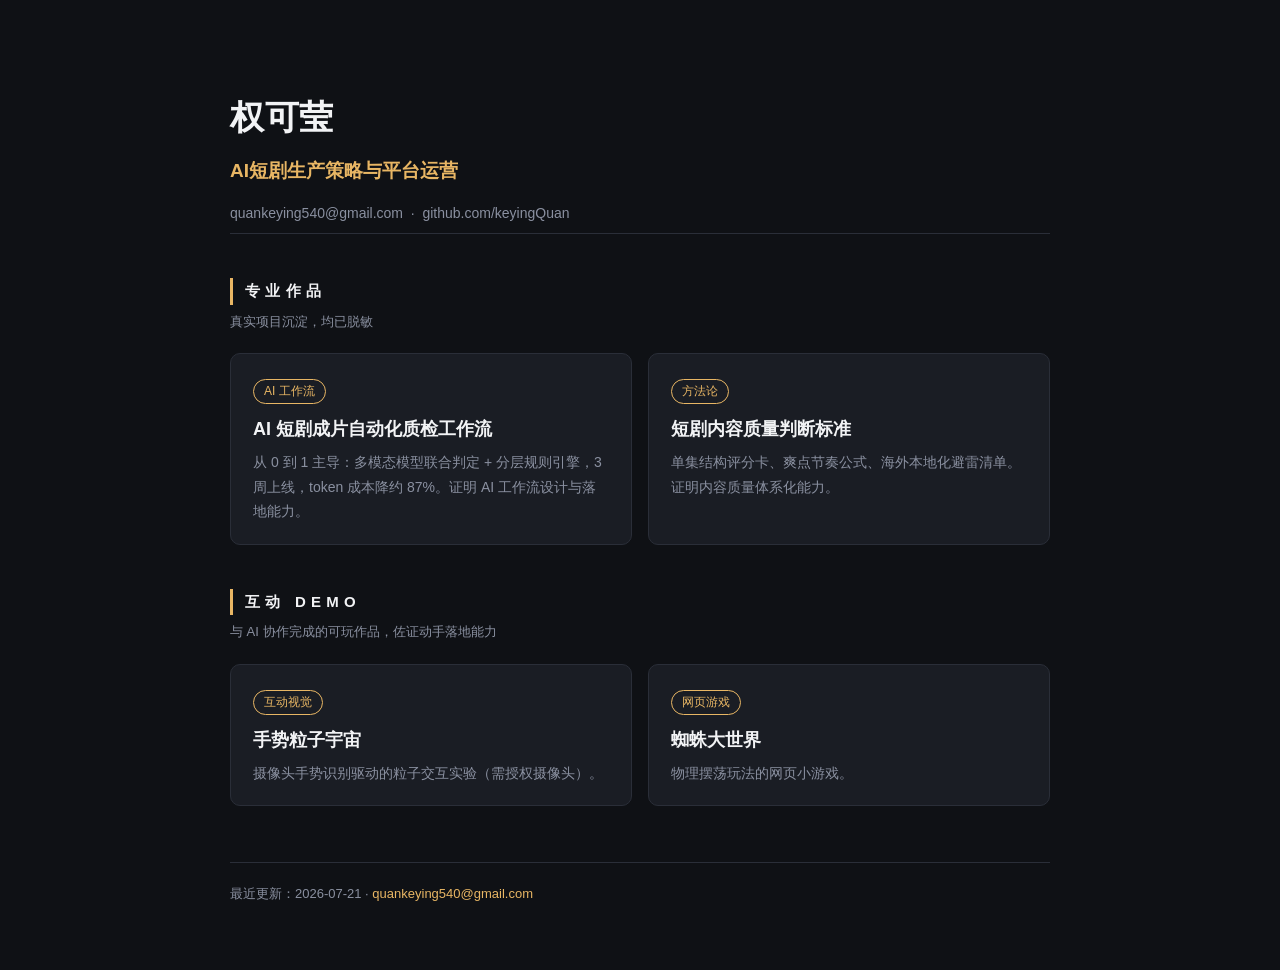
<file: index.html>
<!DOCTYPE html>
<html lang="zh-CN">
<head>
<meta charset="UTF-8">
<meta name="viewport" content="width=device-width, initial-scale=1.0">
<title>权可莹 · 作品集 | AI短剧生产策略与平台运营</title>
<meta name="description" content="权可莹的作品集：AI 短剧质检工作流、内容质量方法论与互动 Demo。">
<link rel="stylesheet" href="assets/portfolio.css">
</head>
<body>
<div class="page">
  <header class="hero">
    <h1>权可莹</h1>
    <div class="role">AI短剧生产策略与平台运营</div>
    <div class="contact">
      <a href="mailto:quankeying540@gmail.com">quankeying540@gmail.com</a>
      &nbsp;·&nbsp;
      <a href="https://github.com/keyingQuan" target="_blank" rel="noopener">github.com/keyingQuan</a>
    </div>
  </header>

  <section class="section">
    <h2>专业作品</h2>
    <div class="sub">真实项目沉淀，均已脱敏</div>
    <div class="cards">
      <a class="card" href="works/ai-qc-workflow.html">
        <span class="tag">AI 工作流</span>
        <h3>AI 短剧成片自动化质检工作流</h3>
        <p>从 0 到 1 主导：多模态模型联合判定 + 分层规则引擎，3 周上线，token 成本降约 87%。证明 AI 工作流设计与落地能力。</p>
      </a>
      <a class="card" href="works/content-quality.html">
        <span class="tag">方法论</span>
        <h3>短剧内容质量判断标准</h3>
        <p>单集结构评分卡、爽点节奏公式、海外本地化避雷清单。证明内容质量体系化能力。</p>
      </a>
    </div>
  </section>

  <section class="section">
    <h2>互动 Demo</h2>
    <div class="sub">与 AI 协作完成的可玩作品，佐证动手落地能力</div>
    <div class="cards">
      <a class="card" href="hand-particles.html">
        <span class="tag">互动视觉</span>
        <h3>手势粒子宇宙</h3>
        <p>摄像头手势识别驱动的粒子交互实验（需授权摄像头）。</p>
      </a>
      <a class="card" href="spider-world/">
        <span class="tag">网页游戏</span>
        <h3>蜘蛛大世界</h3>
        <p>物理摆荡玩法的网页小游戏。</p>
      </a>
    </div>
  </section>

  <footer>最近更新：2026-07-21 · <a href="mailto:quankeying540@gmail.com">quankeying540@gmail.com</a></footer>
</div>
</body>
</html>
</file>
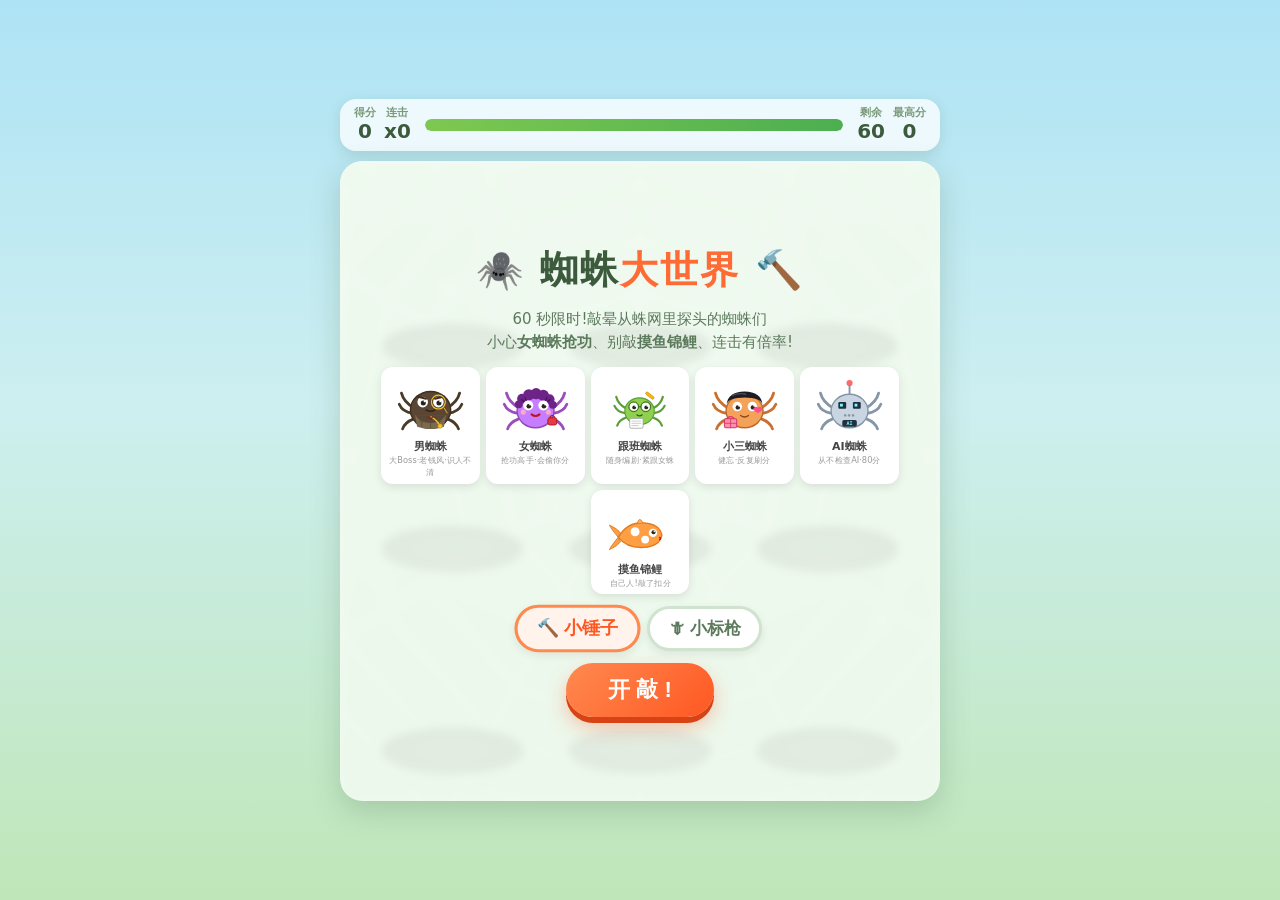
<file: spider-world/index.html>
<!DOCTYPE html>
<script type="application/json" id="cowork-artifact-meta">
{
  "name": "Spider World Game",
  "schemaVersion": 1,
  "description": "《蜘蛛大世界》解压打蛛小游戏:60秒限时敲蜘蛛,含抢功、迷惑、健忘、AI翻车等五种角色机制,单文件HTML,可反复游玩。",
  "mcpTools": [],
  "mcpServerNames": []
}
</script>
<html lang="zh-CN">
<head>
<meta charset="UTF-8">
<meta name="viewport" content="width=device-width, initial-scale=1.0, maximum-scale=1.0, user-scalable=no">
<title>蜘蛛大世界 · 解压打蛛版</title>
<style>
  * { margin:0; padding:0; box-sizing:border-box; -webkit-tap-highlight-color:transparent; user-select:none; }
  html,body { height:100%; overflow:hidden; }
  body {
    font-family:"PingFang SC","Microsoft YaHei",system-ui,sans-serif;
    background: linear-gradient(180deg,#aee3f5 0%,#cdeff0 45%,#bfe6b8 100%);
    display:flex; align-items:center; justify-content:center;
    touch-action: manipulation;
  }
  #app { width:min(94vw,600px); display:flex; flex-direction:column; gap:10px; position:relative; }

  /* ---------- HUD ---------- */
  #hud {
    display:flex; align-items:center; justify-content:space-between; gap:8px;
    background:rgba(255,255,255,.75); border-radius:16px; padding:8px 14px;
    box-shadow:0 4px 14px rgba(60,90,60,.15); font-weight:700; color:#3c5a3c;
  }
  .hudItem { text-align:center; line-height:1.15; }
  .hudItem small { display:block; font-size:11px; font-weight:600; color:#7a9a7a; }
  .hudItem b { font-size:20px; }
  #comboVal.hot { color:#ff6b35; }
  #timeBarWrap { flex:1; height:12px; background:#e2efe2; border-radius:8px; overflow:hidden; margin:0 6px; }
  #timeBar { height:100%; width:100%; background:linear-gradient(90deg,#7ec850,#4caf50); border-radius:8px; transition:width .2s linear; }

  /* ---------- Stage ---------- */
  #stage {
    position:relative; width:100%; aspect-ratio:6/6.4;
    background:
      radial-gradient(circle at 50% 42%, rgba(255,255,255,.55) 0%, rgba(255,255,255,0) 55%),
      linear-gradient(180deg,#dff3e0 0%,#cbe9c6 60%,#b7dfae 100%);
    border-radius:22px; box-shadow:0 10px 30px rgba(60,90,60,.22), inset 0 0 0 5px rgba(255,255,255,.5);
    overflow:hidden; cursor:none;
  }
  #stage.shake { animation:shake .18s linear; }
  @keyframes shake { 25%{transform:translate(3px,-2px)} 50%{transform:translate(-3px,2px)} 75%{transform:translate(2px,2px)} }
  #stage.flashRed::after { content:""; position:absolute; inset:0; background:rgba(255,60,60,.18); pointer-events:none; }
  #webbg { position:absolute; inset:0; width:100%; height:100%; pointer-events:none; opacity:.6; }

  #holes { position:absolute; inset:4% 4% 3% 4%; display:grid; grid-template-columns:repeat(3,1fr); grid-template-rows:repeat(3,1fr); gap:2%; }
  .hole { position:relative; display:flex; align-items:flex-end; justify-content:center; }
  .pit { position:absolute; bottom:4%; left:10%; width:80%; height:24%; background:radial-gradient(ellipse at 50% 45%, #4a5d43 0%, #37452f 60%, #2b3625 100%); border-radius:50%; box-shadow:inset 0 5px 9px rgba(0,0,0,.45), 0 2px 0 rgba(255,255,255,.25); }
  .win { position:absolute; bottom:12%; left:6%; width:88%; height:86%; overflow:hidden; display:flex; align-items:flex-end; justify-content:center; }
  .spider { width:78%; transform:translateY(105%); transition:transform .22s cubic-bezier(.34,1.5,.64,1); will-change:transform; cursor:none; }
  .spider.up { transform:translateY(6%); }
  .spider.down { transform:translateY(105%); transition:transform .18s ease-in; }
  .spider.bonked svg { animation:bonk .3s ease; }
  @keyframes bonk { 30%{transform:scaleY(.55) scaleX(1.25)} 100%{transform:scale(1)} }
  .spider.dazedFx::before {
    content:"💫"; position:absolute; top:-6%; left:50%; transform:translateX(-50%);
    font-size:clamp(14px,3.4vmin,22px); animation:spin 1.1s linear infinite; z-index:3;
  }
  @keyframes spin { to { transform:translateX(-50%) rotate(360deg); } }
  .spider { position:relative; }

  .hpRow { position:absolute; top:-2%; left:50%; transform:translateX(-50%); display:flex; gap:3px; z-index:3; }
  .hpDot { width:9px; height:9px; border-radius:50%; background:#ff5d5d; border:1.5px solid #fff; box-shadow:0 1px 2px rgba(0,0,0,.3); }
  .hpDot.shield { background:#ffc93c; }

  .stealBar { position:absolute; top:6%; left:12%; width:76%; height:7px; background:rgba(255,255,255,.7); border-radius:5px; overflow:hidden; z-index:3; }
  .stealBar i { display:block; height:100%; background:#ff4757; border-radius:5px; }

  /* ---------- bubbles & floaters ---------- */
  .bubble {
    position:absolute; z-index:20; max-width:46%; background:#fff; border-radius:12px; padding:6px 9px;
    font-size:clamp(10px,2.5vmin,14px); font-weight:700; color:#444; line-height:1.3;
    box-shadow:0 3px 10px rgba(0,0,0,.18); transform:translate(-50%,-100%); pointer-events:none;
    animation:bubblePop .18s ease-out;
  }
  .bubble::after { content:""; position:absolute; bottom:-7px; left:50%; transform:translateX(-50%); border:7px solid transparent; border-top-color:#fff; border-bottom:0; }
  .bubble.ai { background:#1e2a38; color:#7df9ff; font-family:ui-monospace,monospace; }
  .bubble.ai::after { border-top-color:#1e2a38; }
  @keyframes bubblePop { from { transform:translate(-50%,-92%) scale(.6); opacity:0; } }
  .floater {
    position:absolute; z-index:22; font-weight:900; font-size:clamp(14px,3.6vmin,22px);
    color:#2e7d32; text-shadow:0 2px 0 #fff; transform:translate(-50%,-50%); pointer-events:none;
    animation:floatUp 1s ease-out forwards;
  }
  .floater.bad { color:#e53935; }
  .floater.gold { color:#f9a825; }
  @keyframes floatUp { to { transform:translate(-50%,-160%); opacity:0; } }

  #banner {
    position:absolute; top:38%; left:50%; transform:translate(-50%,-50%) scale(0); z-index:30;
    background:linear-gradient(135deg,#ffd54f,#ffb300); color:#6d4c00; font-size:clamp(16px,4.5vmin,26px);
    font-weight:900; padding:12px 26px; border-radius:16px; box-shadow:0 8px 24px rgba(255,160,0,.5);
    pointer-events:none; text-align:center;
  }
  #banner.show { animation:bannerIn 2s ease forwards; }
  @keyframes bannerIn { 12%{transform:translate(-50%,-50%) scale(1.1)} 20%{transform:translate(-50%,-50%) scale(1)} 80%{transform:translate(-50%,-50%) scale(1); opacity:1} 100%{transform:translate(-50%,-70%) scale(1); opacity:0} }

  /* ---------- weapons ---------- */
  #hammer { position:absolute; width:clamp(44px,10vmin,64px); z-index:40; pointer-events:none; transform:translate(-18%,-78%) rotate(18deg); transform-origin:78% 82%; display:none; }
  #hammer.swing { animation:swing .16s ease-out; }
  @keyframes swing { 40%{transform:translate(-18%,-78%) rotate(-52deg)} 100%{transform:translate(-18%,-78%) rotate(18deg)} }
  #javelin { position:absolute; width:clamp(48px,11vmin,70px); z-index:40; pointer-events:none; transform:translate(-12%,-88%); display:none; }
  #javelin.swing { animation:stab .15s ease-out; }
  @keyframes stab { 45%{transform:translate(-32%,-64%) scale(1.05)} 100%{transform:translate(-12%,-88%)} }
  .stuckJav { position:absolute; width:clamp(40px,9vmin,58px); z-index:24; pointer-events:none; transform:translate(-50%,-92%) rotate(14deg); animation:stuck .55s ease-out forwards; }
  @keyframes stuck {
    0%{transform:translate(-50%,-110%) rotate(14deg); opacity:1}
    18%{transform:translate(-50%,-88%) rotate(14deg)}
    30%{transform:translate(-50%,-90%) rotate(20deg)}
    42%{transform:translate(-50%,-89%) rotate(10deg)}
    54%{transform:translate(-50%,-90%) rotate(16deg)}
    80%{transform:translate(-50%,-90%) rotate(14deg); opacity:1}
    100%{transform:translate(-50%,-90%) rotate(14deg); opacity:0}
  }
  #weaponPick { display:flex; gap:10px; justify-content:center; }
  .wbtn {
    font-size:clamp(13px,3.2vmin,17px); font-weight:800; color:#5c7a5c; cursor:pointer;
    background:#fff; border:3px solid #cfe3cf; padding:8px 18px; border-radius:999px;
    box-shadow:0 3px 8px rgba(0,0,0,.08); transition:all .12s;
  }
  .wbtn.sel { border-color:#ff8a50; color:#ff5722; background:#fff3ec; transform:scale(1.06); }

  /* ---------- overlays ---------- */
  .overlay {
    position:absolute; inset:0; z-index:50; background:rgba(240,250,240,.92); backdrop-filter:blur(4px);
    border-radius:22px; display:flex; flex-direction:column; align-items:center; justify-content:center;
    gap:12px; padding:18px; text-align:center;
  }
  .overlay h1 { font-size:clamp(24px,6vmin,38px); color:#3c5a3c; letter-spacing:2px; }
  .overlay h1 span { color:#ff6b35; }
  .overlay p { color:#5c7a5c; font-size:clamp(12px,3vmin,15px); line-height:1.55; }
  .btn {
    font-size:clamp(16px,4vmin,22px); font-weight:900; color:#fff; border:none; cursor:pointer;
    background:linear-gradient(135deg,#ff8a50,#ff5722); padding:12px 42px; border-radius:999px;
    box-shadow:0 6px 0 #d84315, 0 10px 20px rgba(255,87,34,.35); transition:transform .1s;
  }
  .btn:active { transform:translateY(4px); box-shadow:0 2px 0 #d84315; }
  #cast { display:flex; flex-wrap:wrap; justify-content:center; gap:6px; width:100%; }
  .card { background:#fff; border-radius:12px; padding:6px 4px 4px; width:17.5%; min-width:74px; box-shadow:0 3px 8px rgba(0,0,0,.1); }
  .card svg { width:74%; display:block; margin:0 auto; }
  .card b { display:block; font-size:11px; color:#444; }
  .card small { display:block; font-size:9px; color:#999; transform:scale(.92); }
  #stats { display:flex; gap:14px; flex-wrap:wrap; justify-content:center; }
  .stat { background:#fff; border-radius:12px; padding:8px 16px; box-shadow:0 3px 8px rgba(0,0,0,.08); }
  .stat small { display:block; font-size:11px; color:#8aa88a; font-weight:700; }
  .stat b { font-size:22px; color:#3c5a3c; }
  #killRow { display:flex; gap:8px; justify-content:center; flex-wrap:wrap; }
  .kill { background:#fff; border-radius:10px; padding:4px 6px; box-shadow:0 2px 6px rgba(0,0,0,.08); font-size:12px; font-weight:700; color:#555; display:flex; align-items:center; gap:3px; }
  .kill svg { width:26px; }
  #title2 { font-size:clamp(18px,5vmin,28px); font-weight:900; color:#ff6b35; }
  .hidden { display:none !important; }

  /* confetti */
  .conf { position:absolute; z-index:35; width:9px; height:13px; top:-16px; pointer-events:none; animation:confFall linear forwards; }
  @keyframes confFall { to { transform:translateY(115vmin) rotate(720deg); opacity:.7; } }
</style>
</head>
<body>
<div id="app">
  <div id="hud">
    <div class="hudItem"><small>得分</small><b id="scoreVal">0</b></div>
    <div class="hudItem"><small>连击</small><b id="comboVal">x0</b></div>
    <div id="timeBarWrap"><div id="timeBar"></div></div>
    <div class="hudItem"><small>剩余</small><b id="timeVal">60</b></div>
    <div class="hudItem"><small>最高分</small><b id="bestVal">0</b></div>
  </div>

  <div id="stage">
    <svg id="webbg" viewBox="0 0 100 100" preserveAspectRatio="none"></svg>
    <div id="holes"></div>
    <div id="banner"></div>
    <svg id="hammer" viewBox="0 0 64 64">
      <rect x="29" y="18" width="7" height="42" rx="3" fill="#b07b3e" stroke="#7a5122" stroke-width="1.6"/>
      <rect x="12" y="4" width="40" height="20" rx="8" fill="#ff8a50" stroke="#d84315" stroke-width="2"/>
      <rect x="16" y="8" width="12" height="5" rx="2.5" fill="#ffd0b5" opacity=".8"/>
    </svg>
    <svg id="javelin" viewBox="0 0 64 64">
      <line x1="50" y1="5" x2="18" y2="47" stroke="#b07b3e" stroke-width="4.6" stroke-linecap="round"/>
      <line x1="47" y1="9" x2="42" y2="15.5" stroke="#7a5122" stroke-width="6" stroke-linecap="round"/>
      <path d="M18 47 L7 61 L13.4 43.5 Z" fill="#9aa7b3" stroke="#5c6b78" stroke-width="1.6"/>
      <path d="M52 3 L58 -2 M54 8 L61 4" stroke="#ff5d5d" stroke-width="2.6" stroke-linecap="round"/>
    </svg>

    <div id="startScreen" class="overlay">
      <h1>🕷️ 蜘蛛<span>大世界</span> 🔨</h1>
      <p>60 秒限时!敲晕从蛛网里探头的蜘蛛们<br>小心<b>女蜘蛛抢功</b>、别敲<b>摸鱼锦鲤</b>、连击有倍率!</p>
      <div id="cast"></div>
      <div id="weaponPick">
        <button class="wbtn sel" data-w="hammer">🔨 小锤子</button>
        <button class="wbtn" data-w="javelin">🗡 小标枪</button>
      </div>
      <button class="btn" id="startBtn">开 敲 !</button>
    </div>

    <div id="endScreen" class="overlay hidden">
      <h1>时间到!</h1>
      <div id="title2"></div>
      <div id="stats">
        <div class="stat"><small>总得分</small><b id="endScore">0</b></div>
        <div class="stat"><small>最高连击</small><b id="endCombo">0</b></div>
        <div class="stat"><small>敲晕总数</small><b id="endKills">0</b></div>
      </div>
      <div id="killRow"></div>
      <p id="endNote"></p>
      <button class="btn" id="againBtn">再来一局!</button>
    </div>
  </div>
</div>

<script>
"use strict";
/* ================= 角色 SVG ================= */
function legs(color){
  return `
  <g stroke="${color}" stroke-width="5" stroke-linecap="round" fill="none">
    <path d="M30 62 Q12 52 8 36"/><path d="M28 72 Q10 70 4 56"/><path d="M30 82 Q14 88 10 100"/>
    <path d="M90 62 Q108 52 112 36"/><path d="M92 72 Q110 70 116 56"/><path d="M90 82 Q106 88 110 100"/>
  </g>`;
}
function eyes(x1,x2,y,r,pr,extra=""){
  return `
  <circle cx="${x1}" cy="${y}" r="${r}" fill="#fff"/><circle cx="${x2}" cy="${y}" r="${r}" fill="#fff"/>
  <circle cx="${x1+1}" cy="${y+1.5}" r="${pr}" fill="#26241f"/><circle cx="${x2+1}" cy="${y+1.5}" r="${pr}" fill="#26241f"/>
  <circle cx="${x1+3.4}" cy="${y-1.6}" r="1.8" fill="#fff"/><circle cx="${x2+3.4}" cy="${y-1.6}" r="1.8" fill="#fff"/>${extra}`;
}
const SVGS = {
  boss: `<svg viewBox="0 0 120 118">
    ${legs('#4a3a28')}
    <ellipse cx="60" cy="66" rx="36" ry="33" fill="#5a4632"/>
    <ellipse cx="60" cy="66" rx="36" ry="33" fill="none" stroke="#3e2f1f" stroke-width="2.5"/>
    <path d="M32 74 A32 30 0 0 0 88 74 L84 96 Q60 104 36 96 Z" fill="#7a6a4f"/>
    <path d="M36 76 L84 76 M40 86 L80 86 M46 74 L44 96 M60 78 L60 99 M74 74 L76 96" stroke="#5d4f38" stroke-width="1.6"/>
    <path d="M60 78 Q72 84 76 94" stroke="#f4c430" stroke-width="2.4" fill="none"/>
    <circle cx="77" cy="95" r="4" fill="#f4c430" stroke="#b8860b"/>
    <path d="M52 76 L60 84 L68 76 L60 80 Z" fill="#8b1e2d"/>
    ${eyes(46,74,52,9.5,4.5)}
    <path d="M36 42 L52 46 M84 42 L68 46" stroke="#3e2f1f" stroke-width="3.5" stroke-linecap="round"/>
    <circle cx="74" cy="52" r="12.5" fill="none" stroke="#f4c430" stroke-width="2"/>
    <path d="M84 62 L90 72" stroke="#f4c430" stroke-width="1.6"/>
    <path d="M52 66 Q60 71 68 66" stroke="#2e2417" stroke-width="2.6" fill="none" stroke-linecap="round"/>
  </svg>`,
  female: `<svg viewBox="0 0 120 118">
    ${legs('#9b4dbb')}
    <g stroke="#e63946" stroke-width="3" stroke-linecap="round"><path d="M31.5 61 L28 58"/><path d="M91 61 L94 58"/></g>
    <ellipse cx="60" cy="68" rx="33" ry="30" fill="#c77dff"/>
    <ellipse cx="60" cy="68" rx="33" ry="30" fill="none" stroke="#8d4bb5" stroke-width="2.5"/>
    <g fill="#6d2387">
      <circle cx="36" cy="46" r="9"/><circle cx="48" cy="39" r="10"/><circle cx="61" cy="37" r="10"/><circle cx="74" cy="40" r="10"/><circle cx="85" cy="47" r="9"/>
      <circle cx="30" cy="56" r="7"/><circle cx="91" cy="57" r="7"/>
    </g>
    ${eyes(47,74,58,9,4.2)}
    <g stroke="#3d1650" stroke-width="2" stroke-linecap="round">
      <path d="M39 51 L35 47"/><path d="M43 49 L41 44"/><path d="M82 51 L86 47"/><path d="M78 49 L80 44"/>
    </g>
    <path d="M53 74 Q60 80 67 74" stroke="#c1121f" stroke-width="3.6" fill="none" stroke-linecap="round"/>
    <circle cx="38" cy="70" r="4.5" fill="#ffb3c6" opacity=".85"/><circle cx="83" cy="70" r="4.5" fill="#ffb3c6" opacity=".85"/>
    <rect x="82" y="80" width="16" height="13" rx="4" fill="#e63946" stroke="#a4161a" stroke-width="1.6"/>
    <path d="M85 80 Q90 72 95 80" stroke="#a4161a" stroke-width="2" fill="none"/>
  </svg>`,
  lackey: `<svg viewBox="0 0 120 118">
    <g transform="translate(12,14) scale(.8)">
    ${legs('#5a9e3a')}
    <ellipse cx="60" cy="68" rx="33" ry="30" fill="#8fd14f"/>
    <ellipse cx="60" cy="68" rx="33" ry="30" fill="none" stroke="#5a9e3a" stroke-width="2.5"/>
    ${eyes(47,74,58,9,4.2)}
    <circle cx="47" cy="58" r="11" fill="none" stroke="#2f5d1c" stroke-width="2"/>
    <circle cx="74" cy="58" r="11" fill="none" stroke="#2f5d1c" stroke-width="2"/>
    <path d="M58 58 L63 58" stroke="#2f5d1c" stroke-width="2"/>
    <path d="M54 76 Q60 81 66 76" stroke="#2f5d1c" stroke-width="2.6" fill="none" stroke-linecap="round"/>
    <rect x="72" y="30" width="22" height="6" rx="3" transform="rotate(38 83 33)" fill="#ffb703" stroke="#c68600" stroke-width="1.4"/>
    <rect x="38" y="84" width="30" height="22" rx="3" fill="#fff" stroke="#999" stroke-width="1.6"/>
    <path d="M42 90 H64 M42 95 H64 M42 100 H58" stroke="#bbb" stroke-width="1.6"/>
    </g>
  </svg>`,
  mistress: `<svg viewBox="0 0 120 118">
    ${legs('#c96f2f')}
    <ellipse cx="60" cy="68" rx="33" ry="30" fill="#f4a259"/>
    <ellipse cx="60" cy="68" rx="33" ry="30" fill="none" stroke="#bb6b2e" stroke-width="2.5"/>
    <path d="M28 56 Q30 34 60 33 Q90 34 92 56 Q88 44 60 44 Q32 44 28 56 Z" fill="#1c1c24"/>
    <path d="M38 40 Q50 35 62 38" stroke="#4d4d60" stroke-width="2.4" fill="none" stroke-linecap="round"/>
    ${eyes(47,74,60,8.5,4)}
    <path d="M53 76 Q60 81 67 76" stroke="#8a4b16" stroke-width="2.6" fill="none" stroke-linecap="round"/>
    <path d="M84 62 c2.6 -3.4 8 -1.2 8 2.2 c0 2.8 -4.4 5.6 -8 7.4 c-3.6 -1.8 -8 -4.6 -8 -7.4 c0 -3.4 5.4 -5.6 8 -2.2 Z" fill="#ff4d8d"/>
    <rect x="24" y="82" width="22" height="16" rx="3" fill="#ff8fab" stroke="#d6336c" stroke-width="1.8"/>
    <path d="M24 90 H46 M35 82 V98" stroke="#d6336c" stroke-width="1.4"/>
    <path d="M28 82 Q35 74 42 82" stroke="#d6336c" stroke-width="2" fill="none"/>
  </svg>`,
  ai: `<svg viewBox="0 0 120 118">
    ${legs('#8496a8')}
    <ellipse cx="60" cy="68" rx="33" ry="30" fill="#c9d6e2"/>
    <ellipse cx="60" cy="68" rx="33" ry="30" fill="none" stroke="#8496a8" stroke-width="2.5"/>
    <path d="M60 38 L60 22" stroke="#8496a8" stroke-width="3.4"/>
    <circle cx="60" cy="18" r="5.5" fill="#ff5d5d"><animate attributeName="opacity" values="1;.25;1" dur="1s" repeatCount="indefinite"/></circle>
    <rect x="40" y="52" width="14" height="12" rx="2" fill="#20303f"/><rect x="66" y="52" width="14" height="12" rx="2" fill="#20303f"/>
    <rect x="43" y="55" width="5" height="5" fill="#7df9ff"/><rect x="69" y="55" width="5" height="5" fill="#7df9ff"/>
    <g fill="#8496a8"><rect x="50" y="74" width="4.5" height="3.6" rx="1"/><rect x="57" y="74" width="4.5" height="3.6" rx="1"/><rect x="64" y="74" width="4.5" height="3.6" rx="1"/></g>
    <rect x="47" y="84" width="26" height="12" rx="3" fill="#20303f"/>
    <text x="60" y="93.5" text-anchor="middle" font-size="9" font-weight="bold" fill="#7df9ff" font-family="monospace">AI</text>
  </svg>`,
  koi: `<svg viewBox="0 0 120 118">
    <g transform="translate(0,8)">
    <path d="M22 66 Q38 38 68 40 Q96 42 100 62 Q96 82 68 84 Q38 86 22 66 Z" fill="#ff9f43"/>
    <path d="M22 66 Q10 52 6 44 Q20 50 26 58 Z M22 66 Q10 80 6 88 Q20 82 26 74 Z" fill="#ff9f43" stroke="#e07b1f" stroke-width="1.6"/>
    <path d="M22 66 Q38 38 68 40 Q96 42 100 62 Q96 82 68 84 Q38 86 22 66 Z" fill="none" stroke="#e07b1f" stroke-width="2.4"/>
    <circle cx="52" cy="56" r="8" fill="#fff"/><circle cx="70" cy="70" r="7" fill="#fff"/>
    <circle cx="84" cy="58" r="7.5" fill="#fff"/><circle cx="85" cy="57" r="3.6" fill="#26241f"/>
    <circle cx="86.3" cy="55.6" r="1.3" fill="#fff"/>
    <path d="M96 66 Q99 68 96 70" stroke="#c1121f" stroke-width="2.4" fill="none" stroke-linecap="round"/>
    <path d="M56 40 Q60 28 66 40" fill="#ffb26b" stroke="#e07b1f" stroke-width="1.6"/>
    </g>
  </svg>`
};

/* ================= 台词库 ================= */
const LINES = {
  bossIn:   ["小X啊,还是你最靠谱!","这个方案……重做!","我看人一向很准。","格局,要有格局!"],
  bossHit:  ["哎哟我的怀表!","有话好好说!","注意影响!"],
  bossKO:   ["难道……我看走眼了?","马甲……皱了……","散会,散会……"],
  femaleIn: ["Boss~这个我来我来!","这活儿谁都别抢!","人家超能干的啦~"],
  femaleSteal:["这是我带的项目!","功劳收下了哦~","汇报里写我名字!"],
  femaleKO: ["功劳……怎么飞走了……","我的美甲!","Boss救我!"],
  femaleBack:["把功劳还回来!!"],
  lackeyIn: ["剧本:本项目自立项起便由X姐亲自操盘…","台本:X姐运筹帷幄,力挽狂澜…","设定:没有X姐就没有这个项目…"],
  lackeyKO: ["大纲还没写完呢!","我只是个写手啊!"],
  mistIn:   ["X姐!中午吃什么?","X姐我给你带了饭!","别人叫我?没听见。"],
  mistKO:   ["这顿饭记我账上……我说过吗?","咦?我刚才说什么来着?","疼!……疼什么来着?"],
  aiIn:     ["已为您预订会议室:火星3号厅","周报总结:本周共上班8天","尊敬的客户,祝您[此处插入节日]快乐","会议纪要:与会人员共-3人","翻译完成:Hello=你好吗白菜","日程提醒:昨天下午3点开会"],
  aiKO:     ["让我问问AI我为什么被打……","错误代码:404 挨打原因未找到","正在重新生成……"],
  koiHit:   ["它是自己人!!别敲锦鲤!"]
};
const pick = a => a[Math.floor(Math.random()*a.length)];

/* ================= 音效 ================= */
let AC=null;
function ac(){ if(!AC) AC=new (window.AudioContext||window.webkitAudioContext)(); if(AC.state==='suspended')AC.resume(); return AC; }
function tone(f1,f2,dur,type='sine',vol=.16,when=0){
  try{
    const a=ac(),t=a.currentTime+when,o=a.createOscillator(),g=a.createGain();
    o.type=type;o.frequency.setValueAtTime(f1,t);o.frequency.exponentialRampToValueAtTime(Math.max(f2,1),t+dur);
    g.gain.setValueAtTime(vol,t);g.gain.exponentialRampToValueAtTime(.0001,t+dur);
    o.connect(g).connect(a.destination);o.start(t);o.stop(t+dur+.02);
  }catch(e){}
}
const sfx={
  bonk(){ tone(300,90,.12,'square',.14); tone(700,200,.06,'triangle',.1); },
  pop(){ tone(500,900,.08,'sine',.06); },
  bad(){ tone(180,70,.35,'sawtooth',.14); },
  steal(){ tone(880,880,.07,'square',.1); tone(660,660,.07,'square',.1,.09); },
  reclaim(){ [660,880,1100].forEach((f,i)=>tone(f,f,.09,'triangle',.12,i*.07)); },
  comboUp(){ [523,659,784,1046].forEach((f,i)=>tone(f,f,.1,'triangle',.11,i*.06)); },
  ai(){ tone(1200,1600,.05,'square',.07); tone(1600,1200,.05,'square',.07,.06); },
  stab(){ tone(950,260,.09,'sawtooth',.08); tone(240,90,.1,'square',.13,.05); },
  fanfare(){ [523,659,784,1046,1318].forEach((f,i)=>tone(f,f,.16,'triangle',.13,i*.09)); },
  end(){ [784,659,523,659,784,1046].forEach((f,i)=>tone(f,f,.14,'sine',.12,i*.11)); }
};

/* ================= DOM & 全局状态 ================= */
const $=id=>document.getElementById(id);
const stage=$('stage'),holesEl=$('holes'),hammer=$('hammer'),javelin=$('javelin');
const N=9, holes=[];
let S=null, best=0, rafId=null, weapon='hammer';
function weaponEl(){ return weapon==='javelin'?javelin:hammer; }
document.querySelectorAll('.wbtn').forEach(b=>b.addEventListener('click',()=>{
  weapon=b.dataset.w;
  document.querySelectorAll('.wbtn').forEach(x=>x.classList.toggle('sel',x===b));
  hammer.style.display='none';javelin.style.display='none';
  tone(600,900,.08,'triangle',.1);
}));

/* 蛛网背景 */
(function(){
  let s='',cx=50,cy=46;
  for(let i=0;i<12;i++){const a=i*Math.PI/6;s+=`<line x1="${cx}" y1="${cy}" x2="${cx+70*Math.cos(a)}" y2="${cy+70*Math.sin(a)}" stroke="#fff" stroke-width=".7"/>`;}
  for(let r=8;r<=64;r+=8){let p='';for(let i=0;i<=12;i++){const a=i*Math.PI/6,sag=1.06;p+=(i?'L':'M')+(cx+r*Math.cos(a))+' '+(cy+r*sag*Math.sin(a))+' ';}s+=`<path d="${p}Z" fill="none" stroke="#fff" stroke-width=".7"/>`;}
  s+=`<circle cx="18" cy="20" r="1.4" fill="#fff" opacity=".9"/><circle cx="82" cy="14" r="1.1" fill="#fff" opacity=".9"/><circle cx="90" cy="72" r="1.3" fill="#fff" opacity=".9"/>`;
  $('webbg').innerHTML=s;
})();

/* 洞口 */
for(let i=0;i<N;i++){
  const h=document.createElement('div');h.className='hole';
  h.innerHTML='<div class="pit"></div><div class="win"></div>';
  holesEl.appendChild(h);
  holes.push({el:h,win:h.querySelector('.win'),spider:null});
}

/* 角色卡 */
(function(){
  const cast=[['boss','男蜘蛛','大Boss·老钱风·识人不清'],['female','女蜘蛛','抢功高手·会偷你分'],['lackey','跟班蜘蛛','随身编剧·紧跟女蛛'],['mistress','小三蜘蛛','健忘·反复刷分'],['ai','AI蜘蛛','从不检查AI·80分'],['koi','摸鱼锦鲤','自己人!敲了扣分']];
  $('cast').innerHTML=cast.map(c=>`<div class="card">${SVGS[c[0]]}<b>${c[1]}</b><small>${c[2]}</small></div>`).join('');
})();

/* ================= 工具 ================= */
function freeHoles(exclude=-1){ const r=[];for(let i=0;i<N;i++)if(!holes[i].spider&&i!==exclude)r.push(i);return r; }
function holeCenter(i){
  const hr=holes[i].el.getBoundingClientRect(),sr=stage.getBoundingClientRect();
  return {x:hr.left-sr.left+hr.width/2,y:hr.top-sr.top+hr.height*0.18};
}
function bubble(holeIdx,text,cls='',ms=1500){
  const c=holeCenter(holeIdx),b=document.createElement('div');
  b.className='bubble '+cls;b.textContent=text;
  b.style.left=Math.min(Math.max(c.x, stage.clientWidth*.16), stage.clientWidth*.84)+'px';
  b.style.top=Math.max(c.y,34)+'px';
  stage.appendChild(b);setTimeout(()=>b.remove(),ms);
}
function floater(x,y,text,cls=''){
  const f=document.createElement('div');f.className='floater '+cls;f.textContent=text;
  f.style.left=x+'px';f.style.top=y+'px';stage.appendChild(f);setTimeout(()=>f.remove(),1000);
}
function banner(text){ const b=$('banner');b.textContent=text;b.classList.remove('show');void b.offsetWidth;b.classList.add('show'); }
function confetti(n=60){
  const colors=['#ff6b6b','#feca57','#48dbfb','#1dd1a1','#f368e0','#ff9f43'];
  for(let i=0;i<n;i++){const c=document.createElement('div');c.className='conf';
    c.style.left=Math.random()*100+'%';c.style.background=pick(colors);
    c.style.animationDuration=(1.4+Math.random()*1.4)+'s';c.style.animationDelay=(Math.random()*.5)+'s';
    c.style.transform=`rotate(${Math.random()*360}deg)`;stage.appendChild(c);setTimeout(()=>c.remove(),3400);}
}
function shake(){ stage.classList.remove('shake');void stage.offsetWidth;stage.classList.add('shake'); }

/* ================= 游戏状态 ================= */
function newState(){
  return {
    running:false, score:0, combo:0, maxCombo:0,
    t0:0, dur:60000, now:0,
    nextSpawn:0, nextWork:6000,
    kills:{boss:0,female:0,lackey:0,mistress:0,ai:0},
    totalKills:0, mistressStreak:0, femaleShieldStock:0,
    femaleKOAt:-9e9, allBonus:false,
    pending:[]  // {at,fn}
  };
}
function multiplier(){ return S.combo>=12?3:S.combo>=6?2:1; }
function updateHUD(){
  $('scoreVal').textContent=S.score;
  const m=multiplier();
  $('comboVal').textContent='x'+S.combo+(m>1?'·'+m+'倍':'');
  $('comboVal').classList.toggle('hot',m>1);
  $('bestVal').textContent=best;
}
function addScore(v,x,y){
  const m=multiplier(),total=Math.round(v*m);
  S.score+=total; if(S.score<0)S.score=0;
  floater(x,y,'+'+total+(m>1?' (x'+m+')':''),m>1?'gold':'');
  updateHUD();
}
function loseScore(v,holeIdx,label){
  S.score=Math.max(0,S.score-v);
  const c=holeCenter(holeIdx);floater(c.x,c.y+30,'-'+v+' '+label,'bad');
  updateHUD();
}
function comboHit(){
  const before=multiplier();S.combo++;S.maxCombo=Math.max(S.maxCombo,S.combo);
  if(multiplier()>before){sfx.comboUp();banner('🔥 连击 x'+S.combo+'!得分 '+multiplier()+' 倍!');}
  updateHUD();
}
function comboBreak(){ if(S.combo>0){S.combo=0;updateHUD();} }
function femaleActive(){ return holes.some(h=>h.spider&&h.spider.type==='female'); }

/* ================= 蜘蛛生成 ================= */
function spawn(type,holeIdx,opt={}){
  if(holes[holeIdx].spider)return null;
  const sp={type,hole:holeIdx,hp:1,opt,bornAt:S.now,leaveAt:S.now+2200,el:null,alive:true};
  const progress=Math.min(1,(S.now-S.t0)/S.dur);         // 难度进度
  const stayBase=2400-1100*progress;

  if(type==='boss'){ sp.hp=3; sp.leaveAt=S.now+stayBase+900; sp.score=50; }
  if(type==='female'){
    if(opt.steal){ sp.hp=1; sp.leaveAt=S.now+1500; sp.score=40; }
    else{ sp.hp=1+S.femaleShieldStock; sp.leaveAt=S.now+stayBase-300; sp.score=40;
      // 跟班 1 秒后跟上
      S.pending.push({at:S.now+900,fn:()=>{const f=freeHoles();if(f.length&&S.running){spawn('lackey',pick(f));}}});
    }
  }
  if(type==='lackey'){ sp.leaveAt=S.now+stayBase; sp.score=15; }
  if(type==='mistress'){ sp.leaveAt=S.now+stayBase-200; sp.score=Math.min(85,35+10*S.mistressStreak); }
  if(type==='ai'){
    sp.leaveAt=S.now+stayBase+200; sp.score=80;
    if(Math.random()<.4) sp.teleAt=S.now+900+Math.random()*400;
  }
  if(type==='koi'){ sp.leaveAt=S.now+stayBase-400; }
  if(type==='work'){ sp.leaveAt=S.now+2200; }

  const el=document.createElement('div');el.className='spider';
  el.innerHTML= type==='work'
    ? `<svg viewBox="0 0 120 118"><g transform="translate(14,20)"><rect x="8" y="26" width="76" height="52" rx="8" fill="#8d6e63" stroke="#5d4037" stroke-width="3"/><rect x="34" y="14" width="24" height="14" rx="5" fill="none" stroke="#5d4037" stroke-width="4"/><rect x="8" y="44" width="76" height="9" fill="#5d4037"/><rect x="38" y="42" width="16" height="13" rx="3" fill="#ffca28" stroke="#5d4037" stroke-width="2"/><text x="46" y="72" text-anchor="middle" font-size="15" font-weight="bold" fill="#ffe0b2">活儿</text></g></svg>`
    : SVGS[type];
  sp.el=el;el.dataset.hole=holeIdx;
  holes[holeIdx].win.appendChild(el);
  holes[holeIdx].spider=sp;
  requestAnimationFrame(()=>requestAnimationFrame(()=>el.classList.add('up')));
  sfx.pop();

  // HP 点
  if(sp.hp>1||type==='female'&&!opt.steal&&S.femaleShieldStock>0){
    const row=document.createElement('div');row.className='hpRow';
    for(let i=0;i<sp.hp;i++){const d=document.createElement('i');d.className='hpDot'+((type==='female'&&i>=1)?' shield':'');row.appendChild(d);}
    el.appendChild(row);sp.hpRow=row;
  }
  // 抢功倒计时条
  if(opt.steal){
    const bar=document.createElement('div');bar.className='stealBar';bar.innerHTML='<i></i>';
    el.appendChild(bar);sp.stealBarFill=bar.firstChild;
    sfx.steal();bubble(holeIdx,pick(LINES.femaleSteal));
  }else{
    const inLines={boss:LINES.bossIn,female:LINES.femaleIn,lackey:LINES.lackeyIn,mistress:LINES.mistIn,ai:LINES.aiIn}[type];
    if(inLines){
      const cls=type==='ai'?'ai':'';
      bubble(holeIdx,pick(inLines),cls,type==='lackey'||type==='ai'?2100:1500);
      if(type==='ai')sfx.ai();
    }
  }
  if(type==='female'&&!opt.steal&&S.femaleShieldStock>0){bubble(holeIdx,'又揽了个活,皮更厚了~',``,1600);S.femaleShieldStock=0;}
  return sp;
}
function retreat(sp,instant=false){
  if(!sp||!sp.alive)return;sp.alive=false;
  holes[sp.hole].spider=null;
  sp.el.classList.remove('up');sp.el.classList.add('down');
  setTimeout(()=>sp.el.remove(),instant?0:220);
}

/* 选择要生成的类型 */
function chooseType(){
  const w=[['boss',16],['female',20],['mistress',16],['ai',16],['lackey',6],['koi',13]];
  let sum=w.reduce((a,b)=>a+b[1],0),r=Math.random()*sum;
  for(const[t,v]of w){ if((r-=v)<0)return t; }
  return 'mistress';
}

/* ================= 敲击 ================= */
function whack(sp,px,py){
  if(!sp.alive||!S.running)return;
  const type=sp.type;
  if(weapon==='javelin'){
    sfx.stab();
    const j=document.createElement('div');j.className='stuckJav';
    j.innerHTML=javelin.outerHTML.replace('id="javelin"','');
    j.firstElementChild.style.width='100%';j.firstElementChild.style.display='block';
    j.style.left=px+'px';j.style.top=py+'px';
    stage.appendChild(j);setTimeout(()=>j.remove(),600);
  }else sfx.bonk();
  shake();
  sp.el.classList.remove('bonked');void sp.el.offsetWidth;sp.el.classList.add('bonked');

  if(type==='koi'){
    sfx.bad();comboBreak();
    loseScore(30,sp.hole,'');bubble(sp.hole,pick(LINES.koiHit),'',1600);
    stage.classList.add('flashRed');setTimeout(()=>stage.classList.remove('flashRed'),300);
    retreat(sp);return;
  }
  if(type==='work'){
    comboHit();addScore(15,px,py);bubble(sp.hole,'活儿被你干了,踏实!','',1300);
    retreat(sp);return;
  }

  // 伤害计算(男蛛被女蛛迷惑时双倍)
  let dmg=1;
  if(type==='boss'&&femaleActive())dmg=2;
  sp.hp-=dmg;
  if(sp.hpRow){ for(let i=0;i<dmg;i++){ const d=sp.hpRow.lastChild; if(d)d.remove(); } }

  if(sp.hp>0){
    comboHit();
    const hitLines={boss:LINES.bossHit}[type];
    if(hitLines&&Math.random()<.7)bubble(sp.hole,pick(hitLines),'',1100);
    floater(px,py,dmg>1?'暴击 -2!':'-1','gold');
    return;
  }

  /* ---- 击倒 ---- */
  comboHit();
  S.kills[type]++;S.totalKills++;
  let pts=sp.score;

  if(type==='female'){
    S.femaleKOAt=S.now;
    if(sp.opt.steal){ pts=40; sfx.reclaim(); bubble(sp.hole,'功劳抢回来了!','',1400);}
    else bubble(sp.hole,pick(LINES.femaleKO),'',1500);
  }
  else if(type==='lackey'){
    if(S.now-S.femaleKOAt<2000){ pts+=30; banner('📝 剧本作废!+30'); }
    bubble(sp.hole,pick(LINES.lackeyKO),'',1400);
  }
  else if(type==='mistress'){
    S.mistressStreak++;
    bubble(sp.hole,pick(LINES.mistKO),'',1600);
    // 健忘:很快又回来
    if(Math.random()<.65)S.pending.push({at:S.now+2200+Math.random()*1800,fn:()=>{const f=freeHoles();if(f.length&&S.running)spawn('mistress',pick(f));}});
  }
  else if(type==='boss'){ bubble(sp.hole,pick(LINES.bossKO),'',1600); }
  else if(type==='ai'){ bubble(sp.hole,pick(LINES.aiKO),'ai',1600); sfx.ai(); }

  addScore(pts,px,py);
  const koHole=sp.hole;
  retreat(sp);

  // 全员管理成就
  if(!S.allBonus&&Object.values(S.kills).every(v=>v>0)){
    S.allBonus=true;S.score+=200;updateHUD();
    banner('🏆 全员管理!全部蜘蛛被敲晕过 +200');sfx.fanfare();confetti(80);
  }
  // 女蜘蛛抢功
  if(type!=='female'&&!sp.opt.steal&&Math.random()<.34&&!femaleActive()){
    const f=freeHoles(koHole);
    if(f.length){
      const amount=Math.round(pts*multiplier());
      S.pending.push({at:S.now+250,fn:()=>{ if(!S.running||femaleActive())return;
        const f2=freeHoles();if(!f2.length)return;
        spawn('female',pick(f2),{steal:true,amount}); }});
    }
  }
}

/* ================= 输入 ================= */
function stagePos(e){ const r=stage.getBoundingClientRect();return {x:e.clientX-r.left,y:e.clientY-r.top}; }
stage.addEventListener('pointermove',e=>{
  const p=stagePos(e),w=weaponEl();w.style.display='block';
  w.style.left=p.x+'px';w.style.top=p.y+'px';
});
stage.addEventListener('pointerleave',()=>{hammer.style.display='none';javelin.style.display='none';});
stage.addEventListener('pointerdown',e=>{
  const p=stagePos(e),w=weaponEl();
  w.style.display='block';w.style.left=p.x+'px';w.style.top=p.y+'px';
  w.classList.remove('swing');void w.offsetWidth;w.classList.add('swing');
  if(!S||!S.running)return;
  const spEl=e.target.closest?e.target.closest('.spider'):null;
  if(spEl){ const sp=holes[+spEl.dataset.hole].spider; if(sp&&sp.el===spEl){whack(sp,p.x,p.y);return;} }
  comboBreak(); // 敲空
});

/* ================= 主循环 ================= */
function loop(ts){
  if(!S.running)return;
  S.now=performance.now();
  const elapsed=S.now-S.t0, left=Math.max(0,S.dur-elapsed);
  $('timeVal').textContent=Math.ceil(left/1000);
  $('timeBar').style.width=(left/S.dur*100)+'%';
  $('timeBar').style.background=left<10000?'linear-gradient(90deg,#ff8a50,#e53935)':'';

  // pending 任务
  for(let i=S.pending.length-1;i>=0;i--){ if(S.now>=S.pending[i].at){const f=S.pending[i].fn;S.pending.splice(i,1);f();} }

  // 生成
  if(S.now>=S.nextSpawn){
    const progress=Math.min(1,elapsed/S.dur);
    const interval=1250-650*progress;
    const maxOn=2+Math.floor(progress*3);
    const active=holes.filter(h=>h.spider).length;
    if(active<maxOn){ const f=freeHoles(); if(f.length)spawn(chooseType(),pick(f)); }
    S.nextSpawn=S.now+interval*(0.75+Math.random()*.5);
  }
  // 「活儿」道具
  if(S.now>=S.nextWork){
    const f=freeHoles();
    if(f.length&&!holes.some(h=>h.spider&&h.spider.type==='work'))spawn('work',pick(f));
    S.nextWork=S.now+8000+Math.random()*6000;
  }

  // 各蜘蛛状态
  for(const h of holes){
    const sp=h.spider;if(!sp)continue;
    // AI 量子闪现
    if(sp.type==='ai'&&sp.teleAt&&S.now>=sp.teleAt){
      sp.teleAt=0;const f=freeHoles(sp.hole);
      if(f.length){ const remain=sp.leaveAt-S.now;retreat(sp,true);
        const ns=spawn('ai',pick(f));if(ns){ns.teleAt=0;ns.leaveAt=S.now+Math.max(900,remain);bubble(ns.hole,'量子闪现!','ai',900);} continue; }
    }
    // 抢功倒计时
    if(sp.opt&&sp.opt.steal){
      const r=(sp.leaveAt-S.now)/1500;
      if(sp.stealBarFill)sp.stealBarFill.style.width=Math.max(0,r*100)+'%';
      if(S.now>=sp.leaveAt){
        const lost=Math.floor((sp.opt.amount||40)/2);
        loseScore(lost,sp.hole,'被抢功!');sfx.bad();
        bubble(sp.hole,'嘻嘻,功劳到手~','',1400);
        retreat(sp);continue;
      }
    } else if(S.now>=sp.leaveAt){ retreat(sp); continue; }
    // 男蛛迷惑特效
    if(sp.type==='boss')sp.el.classList.toggle('dazedFx',femaleActive());
  }

  if(left<=0){ endGame(); return; }
  rafId=requestAnimationFrame(loop);
}

/* ================= 开始 / 结束 ================= */
function startGame(){
  ac();
  holes.forEach(h=>{ if(h.spider)retreat(h.spider,true); h.win.innerHTML=''; h.spider=null; });
  S=newState();
  S.running=true;S.t0=performance.now();S.now=S.t0;S.nextSpawn=S.t0+500;S.nextWork=S.t0+7000;
  updateHUD();
  $('startScreen').classList.add('hidden');$('endScreen').classList.add('hidden');
  cancelAnimationFrame(rafId);rafId=requestAnimationFrame(loop);
}
function endGame(){
  S.running=false;cancelAnimationFrame(rafId);
  holes.forEach(h=>{ if(h.spider)retreat(h.spider); });
  sfx.end();
  best=Math.max(best,S.score);
  const t=S.score>=1500?'👑 蛛网世界之王':S.score>=800?'🔨 解压大师':S.score>=300?'💼 职场清道夫':'🐣 见习捕蛛人';
  $('title2').textContent=t;
  $('endScore').textContent=S.score;$('endCombo').textContent=S.maxCombo;$('endKills').textContent=S.totalKills;
  const names={boss:'男蜘蛛',female:'女蜘蛛',lackey:'跟班蛛',mistress:'小三蛛',ai:'AI蛛'};
  $('killRow').innerHTML=Object.keys(names).map(k=>`<div class="kill">${SVGS[k]}${names[k]} ×${S.kills[k]}</div>`).join('');
  $('endNote').textContent=S.allBonus?'达成成就:全员管理(+200)!今天也是元气满满的一天~':'提示:五种蜘蛛都敲晕过一次,可触发「全员管理」+200!';
  $('endScreen').classList.remove('hidden');
  updateHUD();
  if(S.score>=800)confetti(70);
}
$('startBtn').addEventListener('click',startGame);
$('againBtn').addEventListener('click',startGame);
</script>
</body>
</html>
</file>
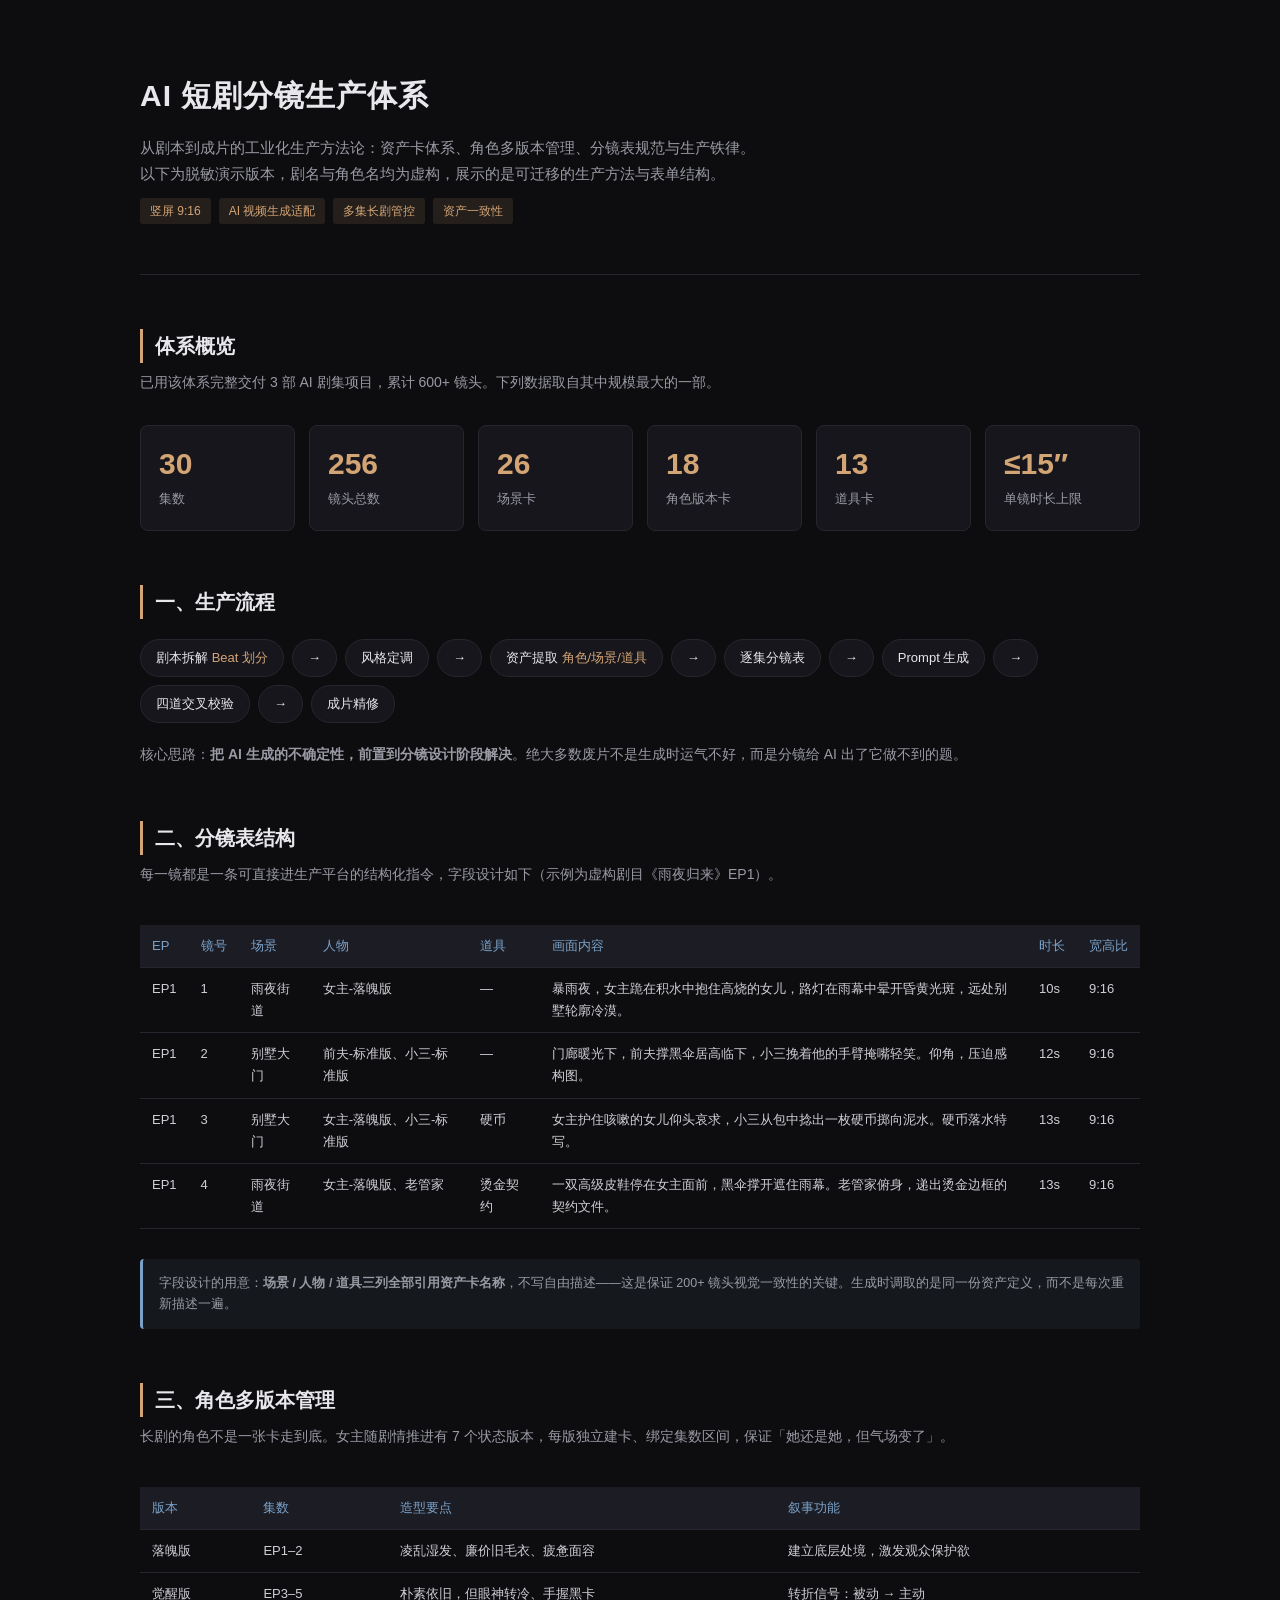
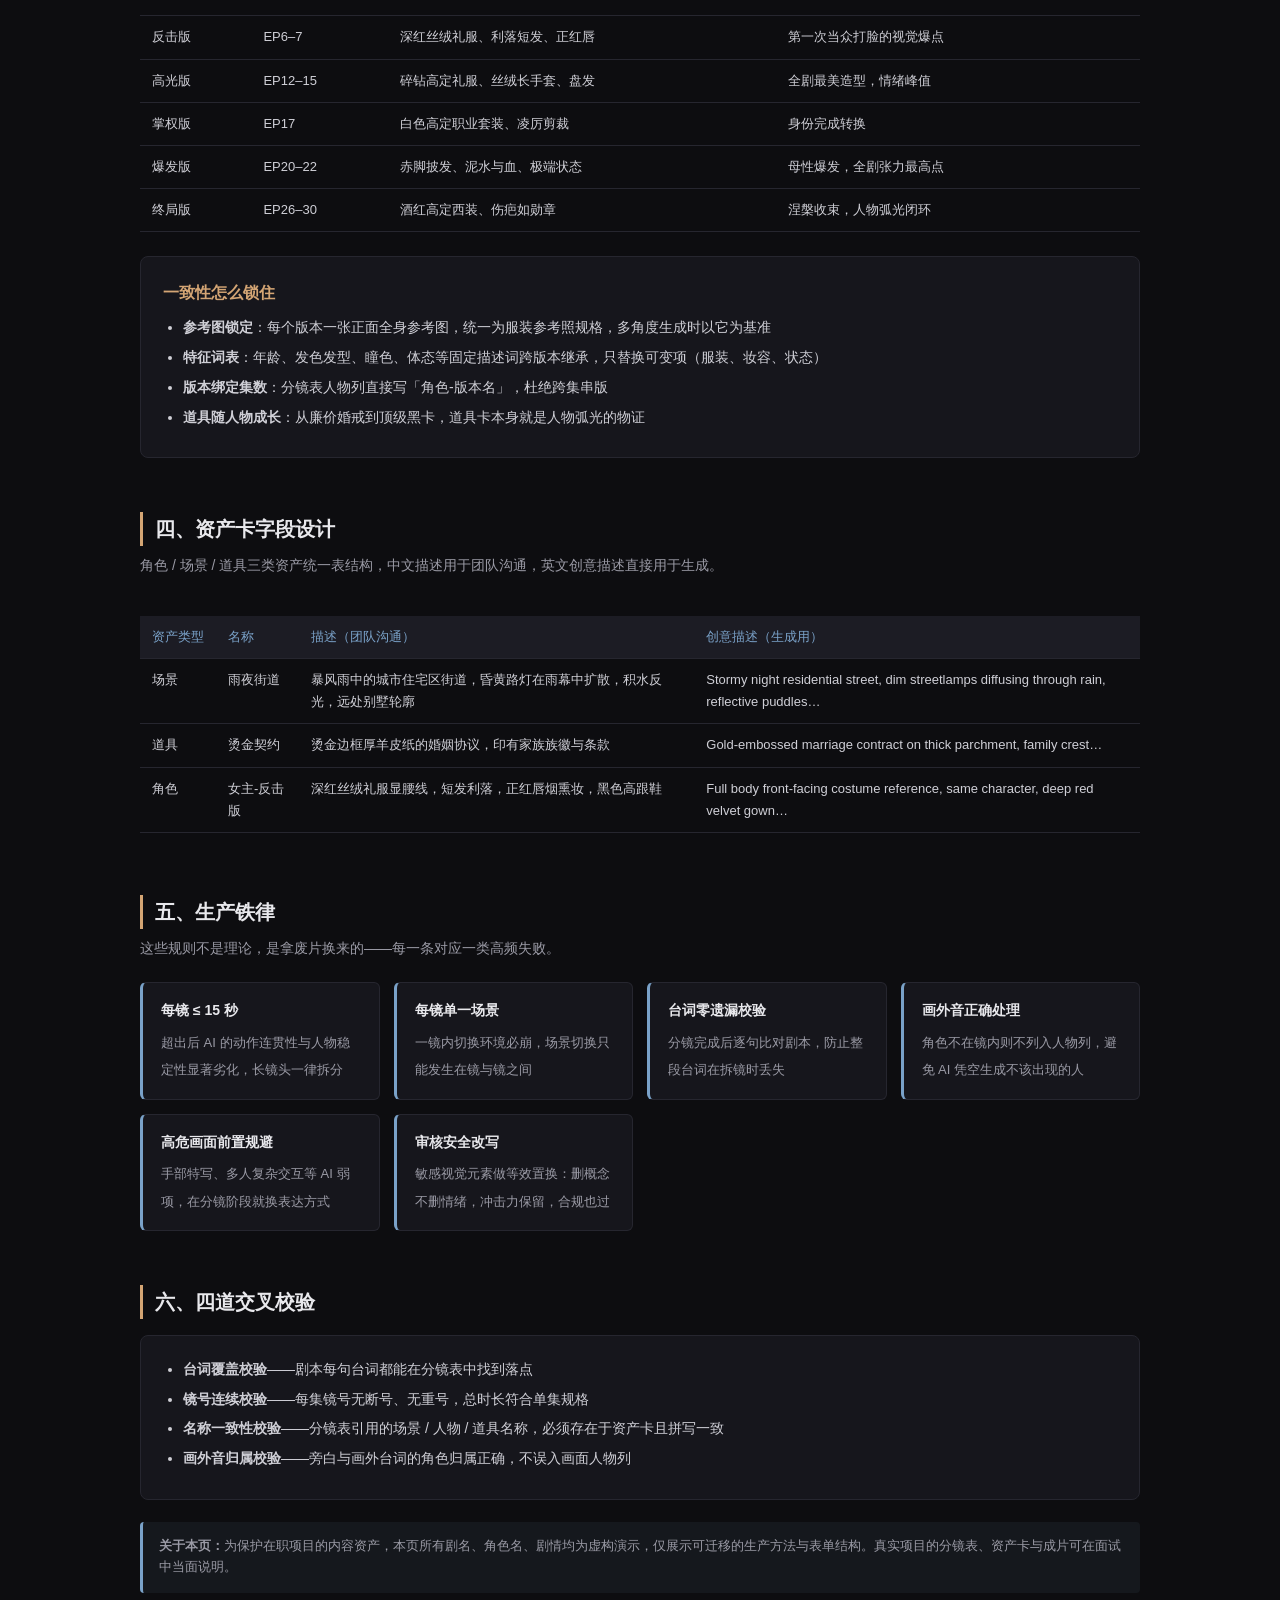
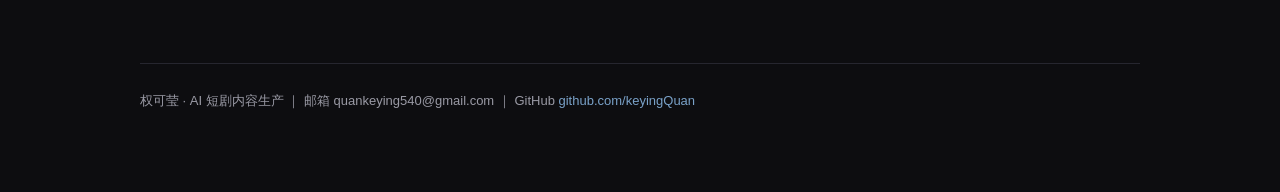
<file: storyboard-system/index.html>
<!DOCTYPE html>
<html lang="zh-CN">
<head>
<meta charset="UTF-8">
<meta name="viewport" content="width=device-width, initial-scale=1">
<title>AI 短剧分镜生产体系 · 方法论展示 | 权可莹</title>
<style>
  :root {
    --bg: #0d0d10; --card: #16161c; --line: #26262f;
    --text: #e8e8ec; --dim: #9a9aa5; --accent: #d4a574; --accent2: #7aa2c9;
  }
  * { margin: 0; padding: 0; box-sizing: border-box; }
  body {
    background: var(--bg); color: var(--text);
    font-family: "PingFang SC", "Microsoft YaHei", -apple-system, sans-serif;
    line-height: 1.7; padding: 0 20px 80px;
  }
  .wrap { max-width: 1000px; margin: 0 auto; }
  header { padding: 70px 0 50px; border-bottom: 1px solid var(--line); }
  h1 { font-size: 30px; letter-spacing: 1px; margin-bottom: 14px; font-weight: 600; }
  .sub { color: var(--dim); font-size: 15px; max-width: 640px; }
  .tag { display: inline-block; background: rgba(212,165,116,.12); color: var(--accent);
         padding: 3px 10px; border-radius: 3px; font-size: 12px; margin: 12px 8px 0 0; }
  h2 { font-size: 20px; margin: 54px 0 8px; padding-left: 12px; border-left: 3px solid var(--accent); }
  .lead { color: var(--dim); font-size: 14px; margin-bottom: 22px; }
  .stats { display: grid; grid-template-columns: repeat(auto-fit, minmax(150px, 1fr)); gap: 14px; margin: 30px 0; }
  .stat { background: var(--card); border: 1px solid var(--line); border-radius: 8px; padding: 20px 18px; }
  .stat .n { font-size: 30px; font-weight: 600; color: var(--accent); line-height: 1.2; }
  .stat .l { font-size: 13px; color: var(--dim); margin-top: 6px; }
  table { width: 100%; border-collapse: collapse; font-size: 13px; margin: 16px 0 8px; }
  th { background: #1c1c24; color: var(--accent2); text-align: left; padding: 10px 12px;
       font-weight: 500; border-bottom: 1px solid var(--line); white-space: nowrap; }
  td { padding: 10px 12px; border-bottom: 1px solid var(--line); color: #cfcfd6; vertical-align: top; }
  tr:hover td { background: rgba(255,255,255,.02); }
  .scroll { overflow-x: auto; -webkit-overflow-scrolling: touch; }
  .card { background: var(--card); border: 1px solid var(--line); border-radius: 8px; padding: 22px; margin: 16px 0; }
  .card h3 { font-size: 16px; margin-bottom: 10px; color: var(--accent); font-weight: 600; }
  .rules { display: grid; grid-template-columns: repeat(auto-fit, minmax(230px, 1fr)); gap: 14px; }
  .rule { background: var(--card); border: 1px solid var(--line); border-left: 3px solid var(--accent2);
          border-radius: 6px; padding: 16px 18px; }
  .rule b { display: block; margin-bottom: 5px; font-size: 14px; }
  .rule span { font-size: 13px; color: var(--dim); }
  .flow { display: flex; flex-wrap: wrap; gap: 8px; align-items: center; margin: 20px 0; font-size: 13px; }
  .flow i { background: var(--card); border: 1px solid var(--line); border-radius: 20px;
            padding: 7px 15px; font-style: normal; }
  .flow em { color: var(--accent); font-style: normal; }
  ul { padding-left: 20px; color: #cfcfd6; font-size: 14px; }
  li { margin-bottom: 6px; }
  .note { font-size: 12.5px; color: var(--dim); background: rgba(122,162,201,.07);
          border-left: 3px solid var(--accent2); padding: 14px 16px; border-radius: 4px; margin: 22px 0; }
  footer { margin-top: 70px; padding-top: 26px; border-top: 1px solid var(--line);
           color: var(--dim); font-size: 13px; }
  footer a { color: var(--accent2); text-decoration: none; }
  @media (max-width: 640px) { h1 { font-size: 24px; } .stat .n { font-size: 25px; } }
</style>
</head>
<body>
<div class="wrap">

<header>
  <h1>AI 短剧分镜生产体系</h1>
  <p class="sub">从剧本到成片的工业化生产方法论：资产卡体系、角色多版本管理、分镜表规范与生产铁律。<br>
  以下为脱敏演示版本，剧名与角色名均为虚构，展示的是可迁移的生产方法与表单结构。</p>
  <span class="tag">竖屏 9:16</span><span class="tag">AI 视频生成适配</span><span class="tag">多集长剧管控</span><span class="tag">资产一致性</span>
</header>

<h2>体系概览</h2>
<p class="lead">已用该体系完整交付 3 部 AI 剧集项目，累计 600+ 镜头。下列数据取自其中规模最大的一部。</p>
<div class="stats">
  <div class="stat"><div class="n">30</div><div class="l">集数</div></div>
  <div class="stat"><div class="n">256</div><div class="l">镜头总数</div></div>
  <div class="stat"><div class="n">26</div><div class="l">场景卡</div></div>
  <div class="stat"><div class="n">18</div><div class="l">角色版本卡</div></div>
  <div class="stat"><div class="n">13</div><div class="l">道具卡</div></div>
  <div class="stat"><div class="n">≤15″</div><div class="l">单镜时长上限</div></div>
</div>

<h2>一、生产流程</h2>
<div class="flow">
  <i>剧本拆解 <em>Beat 划分</em></i><i>→</i>
  <i>风格定调</i><i>→</i>
  <i>资产提取 <em>角色/场景/道具</em></i><i>→</i>
  <i>逐集分镜表</i><i>→</i>
  <i>Prompt 生成</i><i>→</i>
  <i>四道交叉校验</i><i>→</i>
  <i>成片精修</i>
</div>
<p class="lead">核心思路：<b>把 AI 生成的不确定性，前置到分镜设计阶段解决</b>。绝大多数废片不是生成时运气不好，而是分镜给 AI 出了它做不到的题。</p>

<h2>二、分镜表结构</h2>
<p class="lead">每一镜都是一条可直接进生产平台的结构化指令，字段设计如下（示例为虚构剧目《雨夜归来》EP1）。</p>
<div class="scroll">
<table>
  <tr><th>EP</th><th>镜号</th><th>场景</th><th>人物</th><th>道具</th><th>画面内容</th><th>时长</th><th>宽高比</th></tr>
  <tr><td>EP1</td><td>1</td><td>雨夜街道</td><td>女主-落魄版</td><td>—</td>
      <td>暴雨夜，女主跪在积水中抱住高烧的女儿，路灯在雨幕中晕开昏黄光斑，远处别墅轮廓冷漠。</td><td>10s</td><td>9:16</td></tr>
  <tr><td>EP1</td><td>2</td><td>别墅大门</td><td>前夫-标准版、小三-标准版</td><td>—</td>
      <td>门廊暖光下，前夫撑黑伞居高临下，小三挽着他的手臂掩嘴轻笑。仰角，压迫感构图。</td><td>12s</td><td>9:16</td></tr>
  <tr><td>EP1</td><td>3</td><td>别墅大门</td><td>女主-落魄版、小三-标准版</td><td>硬币</td>
      <td>女主护住咳嗽的女儿仰头哀求，小三从包中捻出一枚硬币掷向泥水。硬币落水特写。</td><td>13s</td><td>9:16</td></tr>
  <tr><td>EP1</td><td>4</td><td>雨夜街道</td><td>女主-落魄版、老管家</td><td>烫金契约</td>
      <td>一双高级皮鞋停在女主面前，黑伞撑开遮住雨幕。老管家俯身，递出烫金边框的契约文件。</td><td>13s</td><td>9:16</td></tr>
</table>
</div>
<div class="note">
字段设计的用意：<b>场景 / 人物 / 道具三列全部引用资产卡名称</b>，不写自由描述——这是保证 200+ 镜头视觉一致性的关键。生成时调取的是同一份资产定义，而不是每次重新描述一遍。
</div>

<h2>三、角色多版本管理</h2>
<p class="lead">长剧的角色不是一张卡走到底。女主随剧情推进有 7 个状态版本，每版独立建卡、绑定集数区间，保证「她还是她，但气场变了」。</p>
<div class="scroll">
<table>
  <tr><th>版本</th><th>集数</th><th>造型要点</th><th>叙事功能</th></tr>
  <tr><td>落魄版</td><td>EP1–2</td><td>凌乱湿发、廉价旧毛衣、疲惫面容</td><td>建立底层处境，激发观众保护欲</td></tr>
  <tr><td>觉醒版</td><td>EP3–5</td><td>朴素依旧，但眼神转冷、手握黑卡</td><td>转折信号：被动 → 主动</td></tr>
  <tr><td>反击版</td><td>EP6–7</td><td>深红丝绒礼服、利落短发、正红唇</td><td>第一次当众打脸的视觉爆点</td></tr>
  <tr><td>高光版</td><td>EP12–15</td><td>碎钻高定礼服、丝绒长手套、盘发</td><td>全剧最美造型，情绪峰值</td></tr>
  <tr><td>掌权版</td><td>EP17</td><td>白色高定职业套装、凌厉剪裁</td><td>身份完成转换</td></tr>
  <tr><td>爆发版</td><td>EP20–22</td><td>赤脚披发、泥水与血、极端状态</td><td>母性爆发，全剧张力最高点</td></tr>
  <tr><td>终局版</td><td>EP26–30</td><td>酒红高定西装、伤疤如勋章</td><td>涅槃收束，人物弧光闭环</td></tr>
</table>
</div>
<div class="card">
  <h3>一致性怎么锁住</h3>
  <ul>
    <li><b>参考图锁定</b>：每个版本一张正面全身参考图，统一为服装参考照规格，多角度生成时以它为基准</li>
    <li><b>特征词表</b>：年龄、发色发型、瞳色、体态等固定描述词跨版本继承，只替换可变项（服装、妆容、状态）</li>
    <li><b>版本绑定集数</b>：分镜表人物列直接写「角色-版本名」，杜绝跨集串版</li>
    <li><b>道具随人物成长</b>：从廉价婚戒到顶级黑卡，道具卡本身就是人物弧光的物证</li>
  </ul>
</div>

<h2>四、资产卡字段设计</h2>
<p class="lead">角色 / 场景 / 道具三类资产统一表结构，中文描述用于团队沟通，英文创意描述直接用于生成。</p>
<div class="scroll">
<table>
  <tr><th>资产类型</th><th>名称</th><th>描述（团队沟通）</th><th>创意描述（生成用）</th></tr>
  <tr><td>场景</td><td>雨夜街道</td><td>暴风雨中的城市住宅区街道，昏黄路灯在雨幕中扩散，积水反光，远处别墅轮廓</td>
      <td>Stormy night residential street, dim streetlamps diffusing through rain, reflective puddles…</td></tr>
  <tr><td>道具</td><td>烫金契约</td><td>烫金边框厚羊皮纸的婚姻协议，印有家族族徽与条款</td>
      <td>Gold-embossed marriage contract on thick parchment, family crest…</td></tr>
  <tr><td>角色</td><td>女主-反击版</td><td>深红丝绒礼服显腰线，短发利落，正红唇烟熏妆，黑色高跟鞋</td>
      <td>Full body front-facing costume reference, same character, deep red velvet gown…</td></tr>
</table>
</div>

<h2>五、生产铁律</h2>
<p class="lead">这些规则不是理论，是拿废片换来的——每一条对应一类高频失败。</p>
<div class="rules">
  <div class="rule"><b>每镜 ≤ 15 秒</b><span>超出后 AI 的动作连贯性与人物稳定性显著劣化，长镜头一律拆分</span></div>
  <div class="rule"><b>每镜单一场景</b><span>一镜内切换环境必崩，场景切换只能发生在镜与镜之间</span></div>
  <div class="rule"><b>台词零遗漏校验</b><span>分镜完成后逐句比对剧本，防止整段台词在拆镜时丢失</span></div>
  <div class="rule"><b>画外音正确处理</b><span>角色不在镜内则不列入人物列，避免 AI 凭空生成不该出现的人</span></div>
  <div class="rule"><b>高危画面前置规避</b><span>手部特写、多人复杂交互等 AI 弱项，在分镜阶段就换表达方式</span></div>
  <div class="rule"><b>审核安全改写</b><span>敏感视觉元素做等效置换：删概念不删情绪，冲击力保留，合规也过</span></div>
</div>

<h2>六、四道交叉校验</h2>
<div class="card">
  <ul>
    <li><b>台词覆盖校验</b>——剧本每句台词都能在分镜表中找到落点</li>
    <li><b>镜号连续校验</b>——每集镜号无断号、无重号，总时长符合单集规格</li>
    <li><b>名称一致性校验</b>——分镜表引用的场景 / 人物 / 道具名称，必须存在于资产卡且拼写一致</li>
    <li><b>画外音归属校验</b>——旁白与画外台词的角色归属正确，不误入画面人物列</li>
  </ul>
</div>

<div class="note">
<b>关于本页：</b>为保护在职项目的内容资产，本页所有剧名、角色名、剧情均为虚构演示，仅展示可迁移的生产方法与表单结构。真实项目的分镜表、资产卡与成片可在面试中当面说明。
</div>

<footer>
权可莹 · AI 短剧内容生产 ｜
邮箱 quankeying540@gmail.com ｜
GitHub <a href="https://github.com/keyingQuan">github.com/keyingQuan</a>
</footer>

</div>
</body>
</html>
</file>
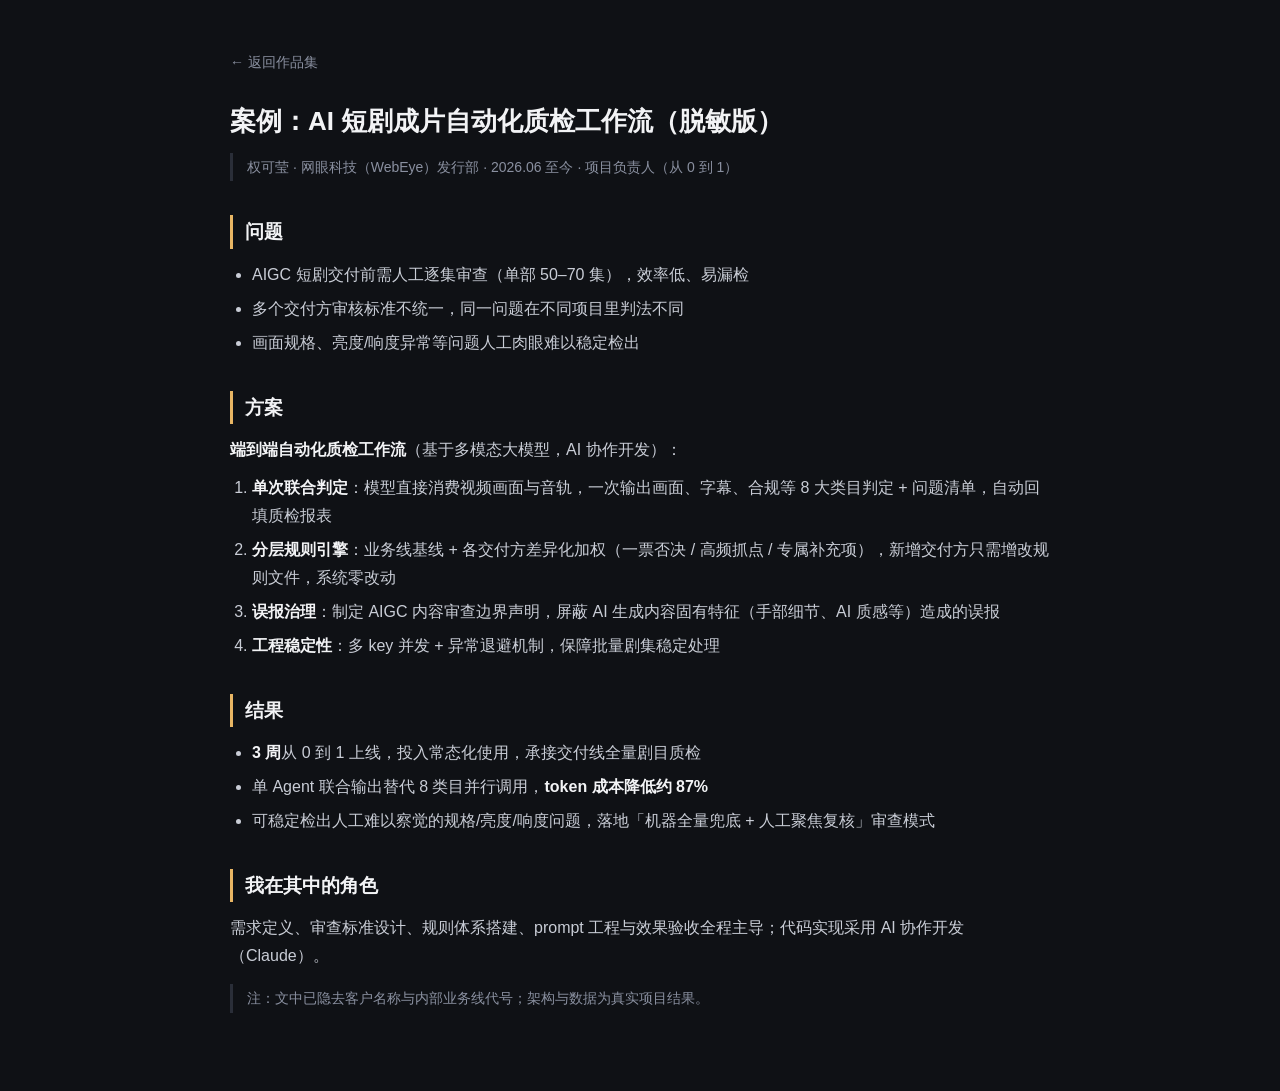
<file: works/ai-qc-workflow.html>
<!DOCTYPE html>
<html lang="zh-CN">
<head>
<meta charset="UTF-8">
<meta name="viewport" content="width=device-width, initial-scale=1.0">
<title>AI 短剧成片自动化质检工作流 | 权可莹</title>
<link rel="stylesheet" href="../assets/portfolio.css">
</head>
<body>
<div class="page">
  <a class="back-link" href="../index.html">← 返回作品集</a>
  <article class="work-body">
    <h1>案例：AI 短剧成片自动化质检工作流（脱敏版）</h1>
    <blockquote>权可莹 · 网眼科技（WebEye）发行部 · 2026.06 至今 · 项目负责人（从 0 到 1）</blockquote>

    <h2>问题</h2>
    <ul>
      <li>AIGC 短剧交付前需人工逐集审查（单部 50–70 集），效率低、易漏检</li>
      <li>多个交付方审核标准不统一，同一问题在不同项目里判法不同</li>
      <li>画面规格、亮度/响度异常等问题人工肉眼难以稳定检出</li>
    </ul>

    <h2>方案</h2>
    <p><strong>端到端自动化质检工作流</strong>（基于多模态大模型，AI 协作开发）：</p>
    <ol>
      <li><strong>单次联合判定</strong>：模型直接消费视频画面与音轨，一次输出画面、字幕、合规等 8 大类目判定 + 问题清单，自动回填质检报表</li>
      <li><strong>分层规则引擎</strong>：业务线基线 + 各交付方差异化加权（一票否决 / 高频抓点 / 专属补充项），新增交付方只需增改规则文件，系统零改动</li>
      <li><strong>误报治理</strong>：制定 AIGC 内容审查边界声明，屏蔽 AI 生成内容固有特征（手部细节、AI 质感等）造成的误报</li>
      <li><strong>工程稳定性</strong>：多 key 并发 + 异常退避机制，保障批量剧集稳定处理</li>
    </ol>

    <h2>结果</h2>
    <ul>
      <li><strong>3 周</strong>从 0 到 1 上线，投入常态化使用，承接交付线全量剧目质检</li>
      <li>单 Agent 联合输出替代 8 类目并行调用，<strong>token 成本降低约 87%</strong></li>
      <li>可稳定检出人工难以察觉的规格/亮度/响度问题，落地「机器全量兜底 + 人工聚焦复核」审查模式</li>
    </ul>

    <h2>我在其中的角色</h2>
    <p>需求定义、审查标准设计、规则体系搭建、prompt 工程与效果验收全程主导；代码实现采用 AI 协作开发（Claude）。</p>

    <blockquote>注：文中已隐去客户名称与内部业务线代号；架构与数据为真实项目结果。</blockquote>
  </article>
</div>
</body>
</html>
</file>
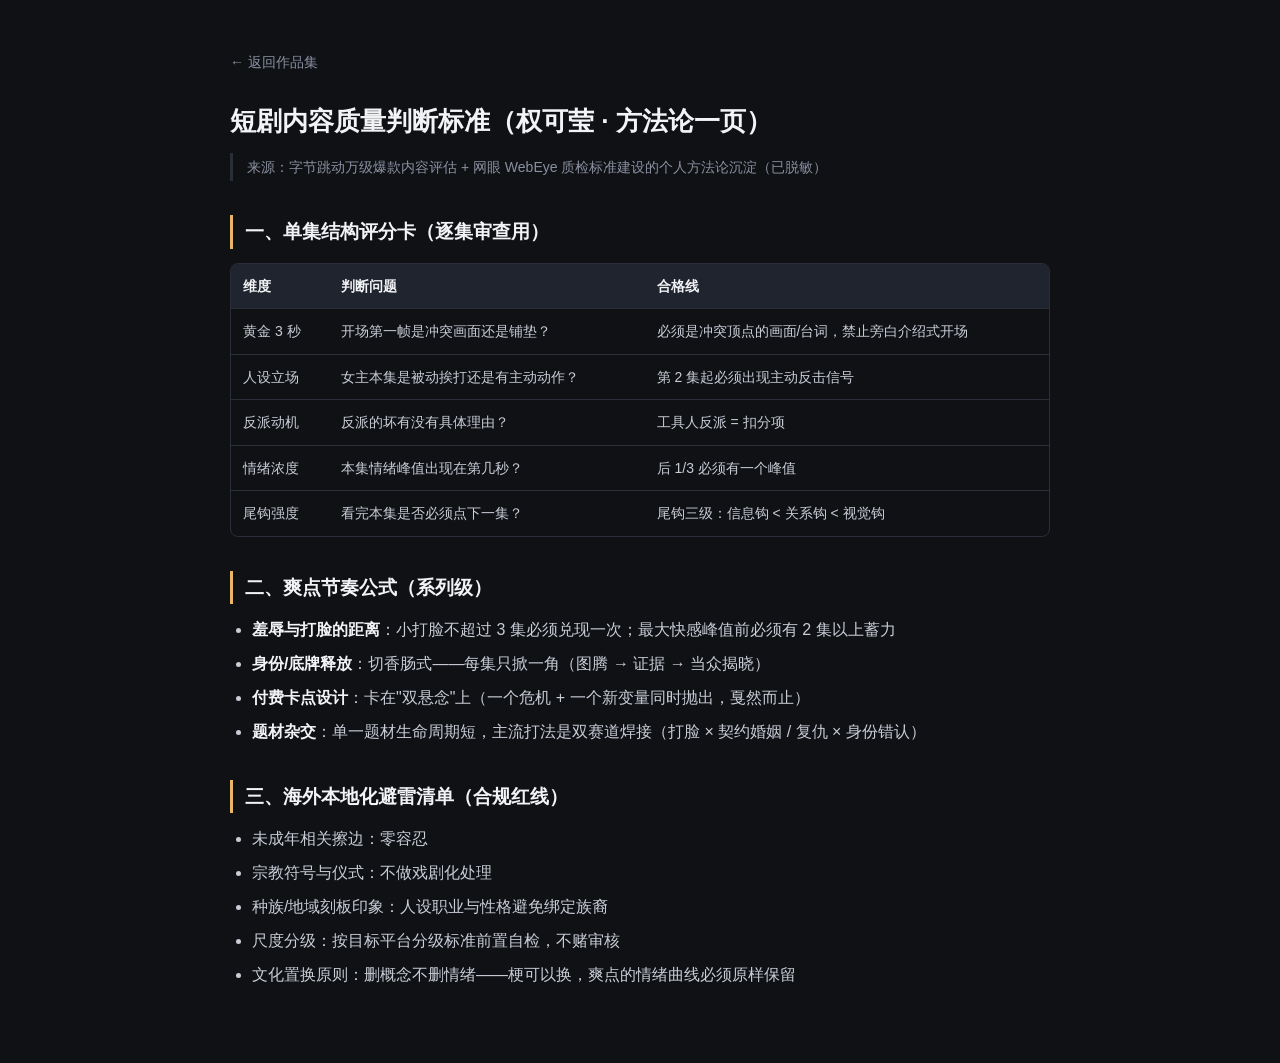
<file: works/content-quality.html>
<!DOCTYPE html>
<html lang="zh-CN">
<head>
<meta charset="UTF-8">
<meta name="viewport" content="width=device-width, initial-scale=1.0">
<title>短剧内容质量判断标准 | 权可莹</title>
<link rel="stylesheet" href="../assets/portfolio.css">
</head>
<body>
<div class="page">
  <a class="back-link" href="../index.html">← 返回作品集</a>
  <article class="work-body">
    <h1>短剧内容质量判断标准（权可莹 · 方法论一页）</h1>
    <blockquote>来源：字节跳动万级爆款内容评估 + 网眼 WebEye 质检标准建设的个人方法论沉淀（已脱敏）</blockquote>

    <h2>一、单集结构评分卡（逐集审查用）</h2>
    <div class="table-wrap">
      <table>
        <thead>
          <tr><th>维度</th><th>判断问题</th><th>合格线</th></tr>
        </thead>
        <tbody>
          <tr><td>黄金 3 秒</td><td>开场第一帧是冲突画面还是铺垫？</td><td>必须是冲突顶点的画面/台词，禁止旁白介绍式开场</td></tr>
          <tr><td>人设立场</td><td>女主本集是被动挨打还是有主动动作？</td><td>第 2 集起必须出现主动反击信号</td></tr>
          <tr><td>反派动机</td><td>反派的坏有没有具体理由？</td><td>工具人反派 = 扣分项</td></tr>
          <tr><td>情绪浓度</td><td>本集情绪峰值出现在第几秒？</td><td>后 1/3 必须有一个峰值</td></tr>
          <tr><td>尾钩强度</td><td>看完本集是否必须点下一集？</td><td>尾钩三级：信息钩 &lt; 关系钩 &lt; 视觉钩</td></tr>
        </tbody>
      </table>
    </div>

    <h2>二、爽点节奏公式（系列级）</h2>
    <ul>
      <li><strong>羞辱与打脸的距离</strong>：小打脸不超过 3 集必须兑现一次；最大快感峰值前必须有 2 集以上蓄力</li>
      <li><strong>身份/底牌释放</strong>：切香肠式——每集只掀一角（图腾 → 证据 → 当众揭晓）</li>
      <li><strong>付费卡点设计</strong>：卡在"双悬念"上（一个危机 + 一个新变量同时抛出，戛然而止）</li>
      <li><strong>题材杂交</strong>：单一题材生命周期短，主流打法是双赛道焊接（打脸 × 契约婚姻 / 复仇 × 身份错认）</li>
    </ul>

    <h2>三、海外本地化避雷清单（合规红线）</h2>
    <ul>
      <li>未成年相关擦边：零容忍</li>
      <li>宗教符号与仪式：不做戏剧化处理</li>
      <li>种族/地域刻板印象：人设职业与性格避免绑定族裔</li>
      <li>尺度分级：按目标平台分级标准前置自检，不赌审核</li>
      <li>文化置换原则：删概念不删情绪——梗可以换，爽点的情绪曲线必须原样保留</li>
    </ul>
  </article>
</div>
</body>
</html>
</file>
<file: assets/portfolio.css>
:root{
  --bg:#0f1115; --card:#1a1d24; --line:#2a2e38;
  --text:#c9cdd6; --head:#f2f3f5; --dim:#8a90a0; --accent:#e8b664;
}
*{box-sizing:border-box;margin:0;padding:0}
html{-webkit-text-size-adjust:100%}
body{background:var(--bg);color:var(--text);
  font-family:-apple-system,BlinkMacSystemFont,"PingFang SC","Hiragino Sans GB","Microsoft YaHei",sans-serif;
  line-height:1.75;font-size:16px}
a{color:var(--accent);text-decoration:none}
a:hover{text-decoration:underline}
.page{max-width:860px;margin:0 auto;padding:48px 20px 64px}

/* ---- 首页 ---- */
.hero{padding:40px 0 8px;border-bottom:1px solid var(--line)}
.hero h1{color:var(--head);font-size:34px;letter-spacing:.02em}
.hero .role{color:var(--accent);font-size:19px;margin-top:6px;font-weight:600}
.hero .contact{color:var(--dim);margin-top:14px;font-size:14px}
.hero .contact a{color:var(--dim)}
.hero .contact a:hover{color:var(--accent)}
.section{margin-top:44px}
.section>h2{color:var(--head);font-size:15px;letter-spacing:.35em;
  text-transform:uppercase;border-left:3px solid var(--accent);padding-left:12px}
.section .sub{color:var(--dim);font-size:13px;margin-top:6px}
.cards{display:grid;grid-template-columns:repeat(auto-fill,minmax(320px,1fr));gap:16px;margin-top:20px}
.card{display:block;background:var(--card);border:1px solid var(--line);
  border-radius:10px;padding:22px 22px 20px;transition:border-color .15s,transform .15s}
.card:hover{border-color:var(--accent);transform:translateY(-2px);text-decoration:none}
.card .tag{display:inline-block;color:var(--accent);border:1px solid var(--accent);
  border-radius:999px;font-size:12px;padding:1px 10px;margin-bottom:12px}
.card h3{color:var(--head);font-size:18px;line-height:1.45}
.card p{color:var(--dim);font-size:14px;margin-top:8px}
footer{margin-top:56px;padding-top:20px;border-top:1px solid var(--line);
  color:var(--dim);font-size:13px}

/* ---- 作品子页 ---- */
.back-link{display:inline-block;color:var(--dim);font-size:14px;margin-bottom:28px}
.back-link:hover{color:var(--accent);text-decoration:none}
.work-body h1{color:var(--head);font-size:26px;line-height:1.4;margin-bottom:8px}
.work-body h2{color:var(--head);font-size:19px;margin:34px 0 12px;
  border-left:3px solid var(--accent);padding-left:12px}
.work-body h3{color:var(--head);font-size:16px;margin:22px 0 8px}
.work-body p{margin:10px 0}
.work-body ul,.work-body ol{padding-left:22px;margin:10px 0}
.work-body li{margin:6px 0}
.work-body blockquote{border-left:3px solid var(--line);color:var(--dim);
  padding:2px 0 2px 14px;margin:14px 0;font-size:14px}
.work-body strong{color:var(--head)}
.table-wrap{overflow-x:auto;margin:14px 0;border:1px solid var(--line);border-radius:8px}
.work-body table{border-collapse:collapse;width:100%;min-width:560px;font-size:14px}
.work-body th{background:#20242e;color:var(--head);text-align:left}
.work-body th,.work-body td{border-bottom:1px solid var(--line);padding:10px 12px;vertical-align:top}
.work-body tr:last-child td{border-bottom:none}
@media(max-width:480px){
  .hero h1{font-size:28px}
  .page{padding-top:32px}
}
</file>
